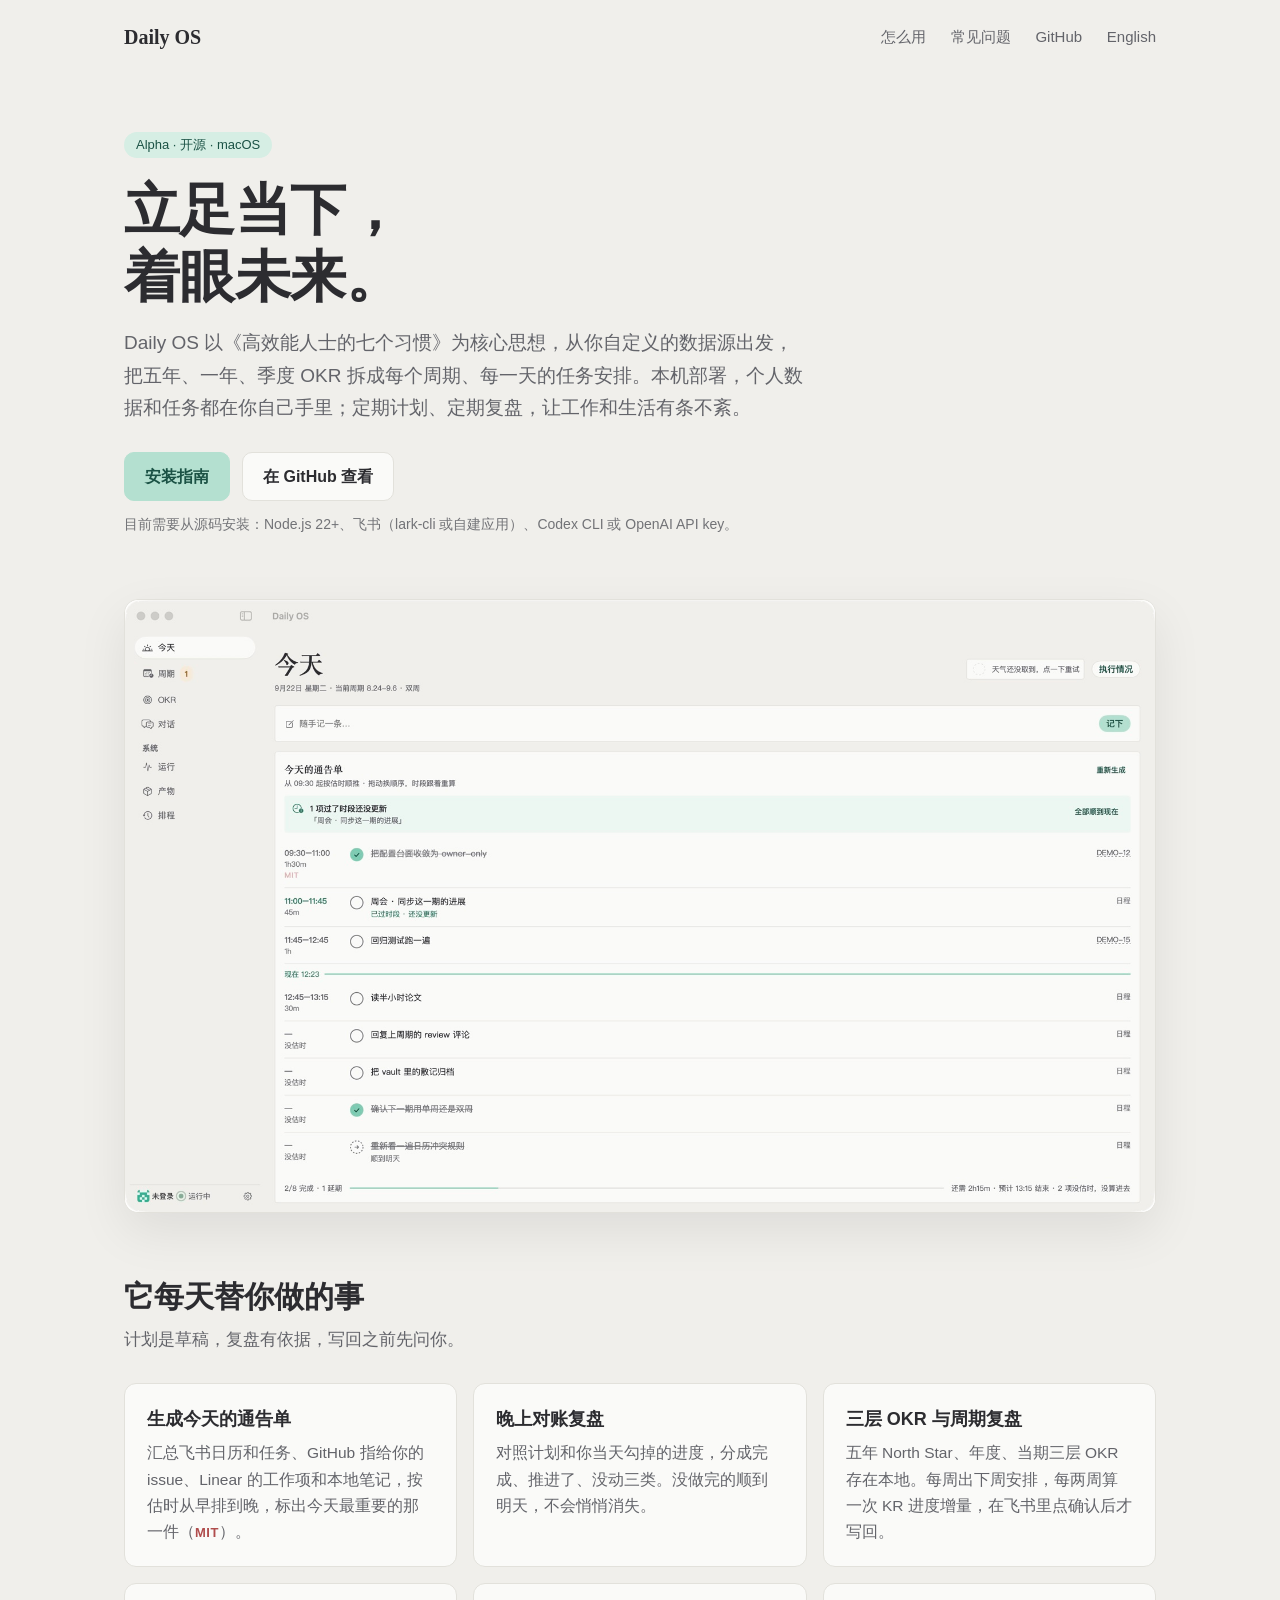
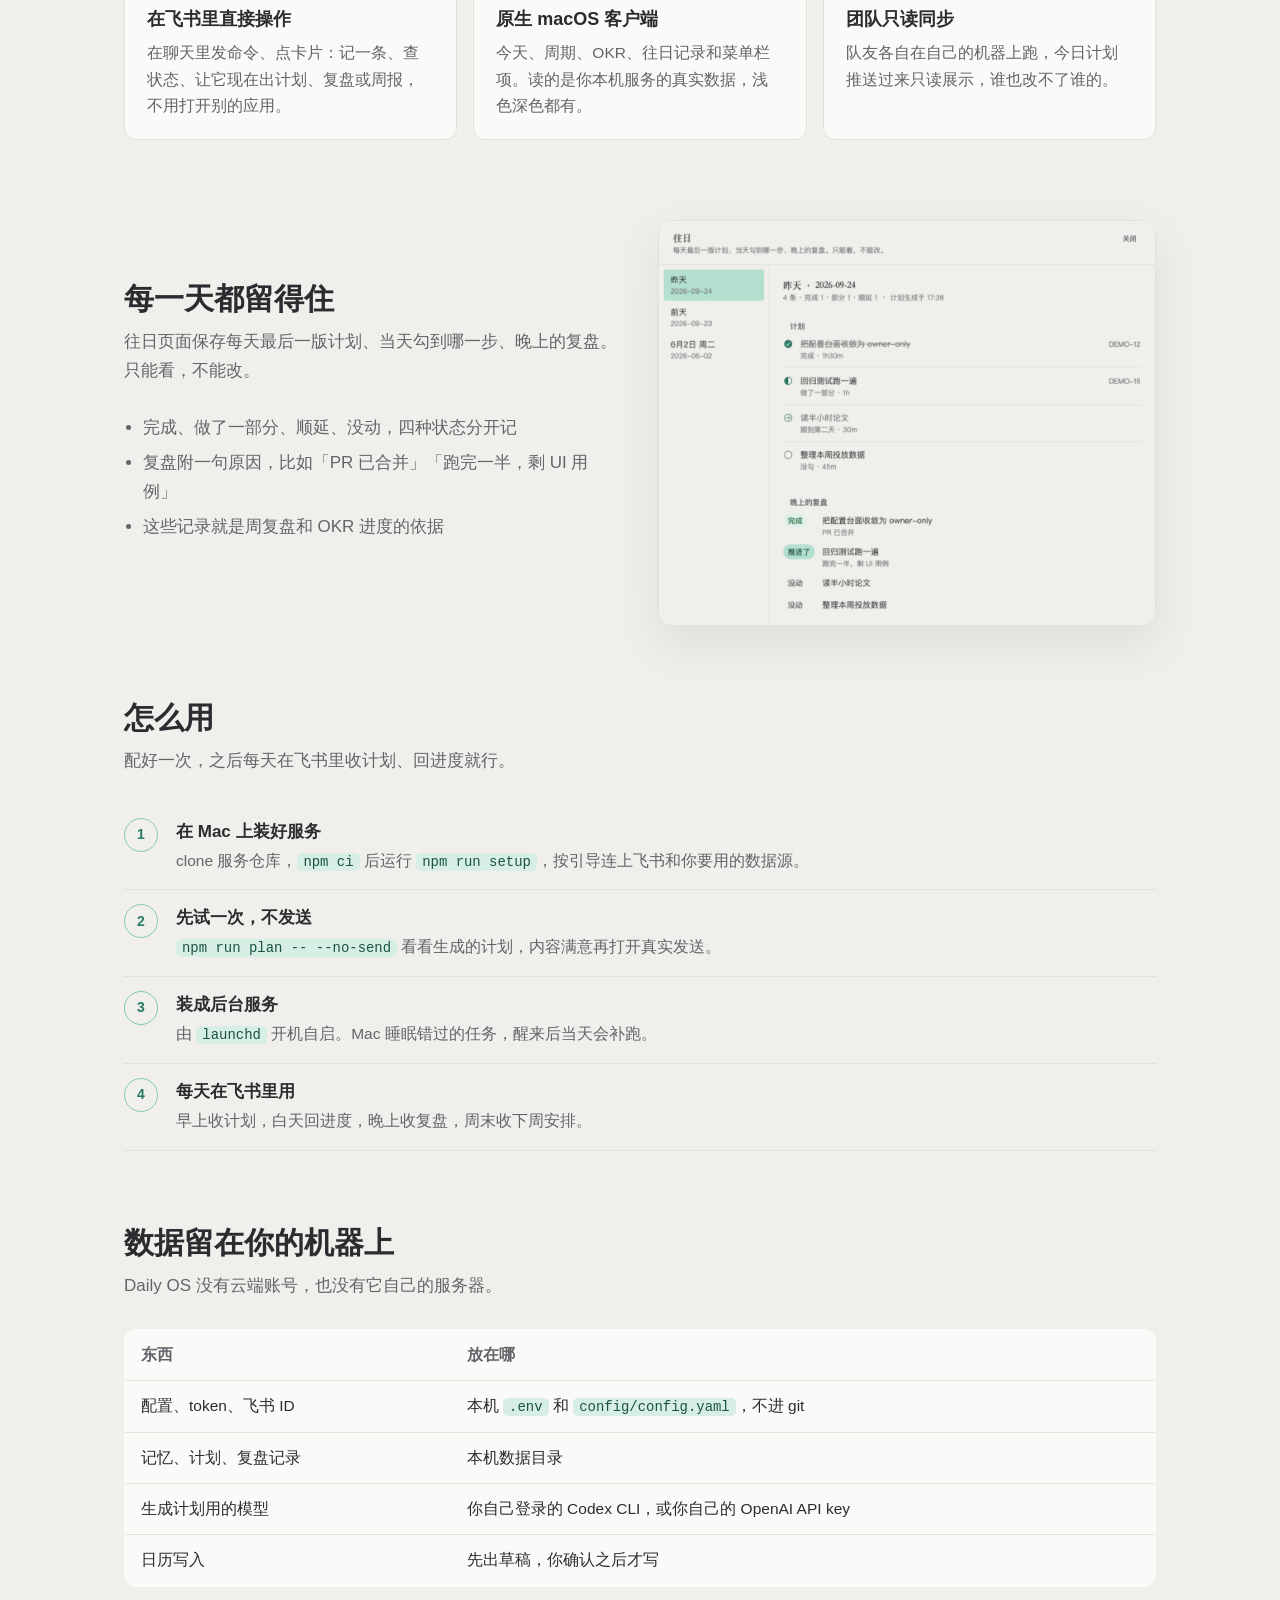
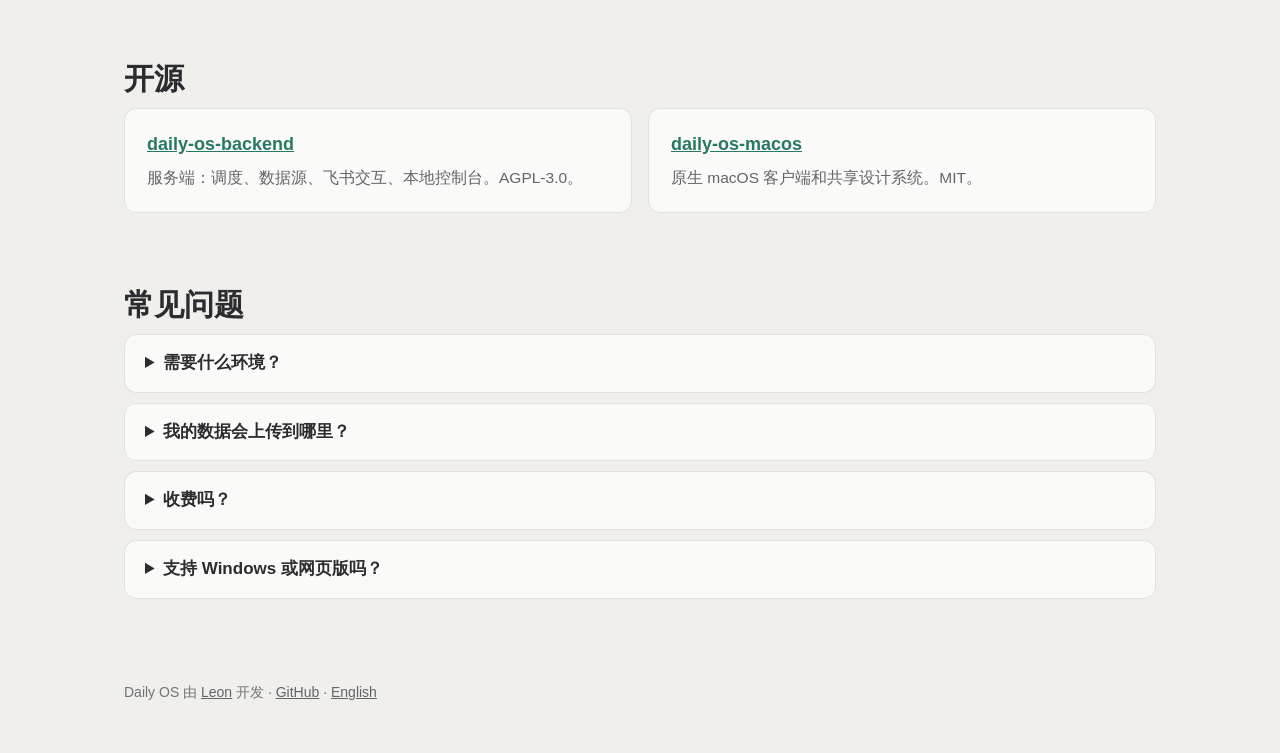
<file: index.html>
<!doctype html>
<html lang="zh-CN">
<head>
<meta charset="utf-8">
<meta name="viewport" content="width=device-width, initial-scale=1">
<title>Daily OS — 从五年 OKR 到每日计划的个人规划 Agent（飞书 · macOS）</title>
<meta name="description" content="Daily OS 是跑在你自己 Mac 上的个人规划 Agent：读飞书日历、任务、GitHub、Linear 和笔记，按《高效能人士的七个习惯》的「要事第一」，把五年、一年、季度 OKR 拆成每个周期、每一天的任务安排，晚上复盘，没做完的顺到明天。数据不出本机，开源。">
<link rel="canonical" href="https://alexli-77.github.io/daily-os/">
<link rel="alternate" hreflang="zh-CN" href="https://alexli-77.github.io/daily-os/">
<link rel="alternate" hreflang="en" href="https://alexli-77.github.io/daily-os/en/">
<link rel="alternate" hreflang="x-default" href="https://alexli-77.github.io/daily-os/">
<link rel="icon" href="assets/favicon.svg" type="image/svg+xml">
<meta name="theme-color" content="#F0EFEB">

<meta property="og:type" content="website">
<meta property="og:site_name" content="Daily OS">
<meta property="og:locale" content="zh_CN">
<meta property="og:locale:alternate" content="en_US">
<meta property="og:title" content="Daily OS — 立足当下，着眼未来">
<meta property="og:description" content="把五年、一年、季度 OKR 拆成每个周期、每一天的安排。要事第一，数据留在本机。开源。">
<meta property="og:url" content="https://alexli-77.github.io/daily-os/">
<meta property="og:image" content="https://alexli-77.github.io/daily-os/assets/og.jpg">
<meta property="og:image:width" content="1200">
<meta property="og:image:height" content="630">
<meta name="twitter:card" content="summary_large_image">

<link rel="stylesheet" href="assets/style.css">

<script type="application/ld+json">
{
  "@context": "https://schema.org",
  "@type": "SoftwareApplication",
  "name": "Daily OS",
  "alternateName": "daily-os",
  "applicationCategory": "ProductivityApplication",
  "operatingSystem": "macOS",
  "description": "本地优先的个人规划 Agent：基于《高效能人士的七个习惯》的「要事第一」，把五年、一年、季度 OKR 拆成周期与每日任务安排，集成飞书、GitHub 与 Linear，运行在用户自己的 Mac 上。",
  "url": "https://alexli-77.github.io/daily-os/",
  "image": "https://alexli-77.github.io/daily-os/assets/og.jpg",
  "screenshot": "https://alexli-77.github.io/daily-os/assets/today-light.jpg",
  "softwareVersion": "0.2.0",
  "isAccessibleForFree": true,
  "offers": { "@type": "Offer", "price": "0", "priceCurrency": "USD" },
  "codeRepository": "https://github.com/alexli-77/daily-os-backend",
  "author": { "@type": "Person", "name": "Yang (Léon) Li", "url": "https://github.com/alexli-77" },
  "inLanguage": ["zh-CN", "en"]
}
</script>
<script type="application/ld+json">
{
  "@context": "https://schema.org",
  "@type": "FAQPage",
  "mainEntity": [
    { "@type": "Question", "name": "Daily OS 需要什么环境？",
      "acceptedAnswer": { "@type": "Answer", "text": "一台 Mac、Node.js 22 以上、本机已登录的 Codex CLI（或一个 OpenAI API key），以及已登录的 lark-cli 或一个飞书自建应用。想在飞书聊天里直接发命令、点卡片，需要自建应用的 App ID 和 App Secret。" } },
    { "@type": "Question", "name": "我的数据会上传到哪里？",
      "acceptedAnswer": { "@type": "Answer", "text": "服务跑在你自己的 Mac 上，配置、记忆和 token 都存在本机被 git 忽略的文件里。生成计划时，相关内容会发给你自己配置的模型（Codex CLI 或 OpenAI API），输出发到你自己的飞书。" } },
    { "@type": "Question", "name": "Daily OS 收费吗？",
      "acceptedAnswer": { "@type": "Answer", "text": "免费。服务端以 AGPL-3.0 开源，macOS 客户端以 MIT 开源。" } },
    { "@type": "Question", "name": "支持 Windows 或网页版吗？",
      "acceptedAnswer": { "@type": "Answer", "text": "目前只支持 macOS。服务自带一个本地浏览器控制台，iOS 客户端在开发中。" } }
  ]
}
</script>
</head>
<body>
<div class="wrap">
  <header class="top">
    <a class="brand" href="./">Daily OS</a>
    <nav>
      <a class="wide" href="#how">怎么用</a>
      <a class="wide" href="#faq">常见问题</a>
      <a href="https://github.com/alexli-77/daily-os-backend">GitHub</a>
      <a href="en/" hreflang="en" lang="en">English</a>
    </nav>
  </header>

  <main>
    <div class="hero">
      <span class="badge">Alpha · 开源 · macOS</span>
      <h1>立足当下，<br>着眼未来。</h1>
      <p class="lede">Daily OS 以《高效能人士的七个习惯》为核心思想，从你自定义的数据源出发，把五年、一年、季度 OKR 拆成每个周期、每一天的任务安排。本机部署，个人数据和任务都在你自己手里；定期计划、定期复盘，让工作和生活有条不紊。</p>
      <div class="cta">
        <a class="btn primary" href="https://github.com/alexli-77/daily-os-backend#快速开始">安装指南</a>
        <a class="btn" href="https://github.com/alexli-77/daily-os-backend">在 GitHub 查看</a>
      </div>
      <p class="note">目前需要从源码安装：Node.js 22+、飞书（lark-cli 或自建应用）、Codex CLI 或 OpenAI API key。</p>
    </div>

    <figure class="shot">
      <img src="assets/today-light.jpg" width="1800" height="1069" alt="Daily OS macOS 客户端的「今天」页面：按估时排好时段的通告单，已完成的划掉，过了时段还没更新的标绿提醒，没做完的顺到明天" fetchpriority="high">
    </figure>

    <section id="what">
      <h2>它每天替你做的事</h2>
      <p class="sub">计划是草稿，复盘有依据，写回之前先问你。</p>
      <div class="grid">
        <div class="card">
          <h3>生成今天的通告单</h3>
          <p>汇总飞书日历和任务、GitHub 指给你的 issue、Linear 的工作项和本地笔记，按估时从早排到晚，标出今天最重要的那一件（<span class="mit">MIT</span>）。</p>
        </div>
        <div class="card">
          <h3>晚上对账复盘</h3>
          <p>对照计划和你当天勾掉的进度，分成完成、推进了、没动三类。没做完的顺到明天，不会悄悄消失。</p>
        </div>
        <div class="card">
          <h3>三层 OKR 与周期复盘</h3>
          <p>五年 North Star、年度、当期三层 OKR 存在本地。每周出下周安排，每两周算一次 KR 进度增量，在飞书里点确认后才写回。</p>
        </div>
        <div class="card">
          <h3>在飞书里直接操作</h3>
          <p>在聊天里发命令、点卡片：记一条、查状态、让它现在出计划、复盘或周报，不用打开别的应用。</p>
        </div>
        <div class="card">
          <h3>原生 macOS 客户端</h3>
          <p>今天、周期、OKR、往日记录和菜单栏项。读的是你本机服务的真实数据，浅色深色都有。</p>
        </div>
        <div class="card">
          <h3>团队只读同步</h3>
          <p>队友各自在自己的机器上跑，今日计划推送过来只读展示，谁也改不了谁的。</p>
        </div>
      </div>
    </section>

    <section id="past">
      <div class="split">
        <div>
          <h2>每一天都留得住</h2>
          <p class="sub">往日页面保存每天最后一版计划、当天勾到哪一步、晚上的复盘。只能看，不能改。</p>
          <ul>
            <li>完成、做了一部分、顺延、没动，四种状态分开记</li>
            <li>复盘附一句原因，比如「PR 已合并」「跑完一半，剩 UI 用例」</li>
            <li>这些记录就是周复盘和 OKR 进度的依据</li>
          </ul>
        </div>
        <figure class="shot">
          <img src="assets/past-days-light.jpg" width="1200" height="976" alt="Daily OS 往日页面：昨天的计划逐条显示完成、部分完成、顺延和没勾，下方是晚上的复盘" loading="lazy">
        </figure>
      </div>
    </section>

    <section id="how">
      <h2>怎么用</h2>
      <p class="sub">配好一次，之后每天在飞书里收计划、回进度就行。</p>
      <ol class="flow">
        <li><b>在 Mac 上装好服务</b><span>clone 服务仓库，<code>npm ci</code> 后运行 <code>npm run setup</code>，按引导连上飞书和你要用的数据源。</span></li>
        <li><b>先试一次，不发送</b><span><code>npm run plan -- --no-send</code> 看看生成的计划，内容满意再打开真实发送。</span></li>
        <li><b>装成后台服务</b><span>由 <code>launchd</code> 开机自启。Mac 睡眠错过的任务，醒来后当天会补跑。</span></li>
        <li><b>每天在飞书里用</b><span>早上收计划，白天回进度，晚上收复盘，周末收下周安排。</span></li>
      </ol>
    </section>

    <section id="privacy">
      <h2>数据留在你的机器上</h2>
      <p class="sub">Daily OS 没有云端账号，也没有它自己的服务器。</p>
      <table>
        <tr><th>东西</th><th>放在哪</th></tr>
        <tr><td>配置、token、飞书 ID</td><td>本机 <code>.env</code> 和 <code>config/config.yaml</code>，不进 git</td></tr>
        <tr><td>记忆、计划、复盘记录</td><td>本机数据目录</td></tr>
        <tr><td>生成计划用的模型</td><td>你自己登录的 Codex CLI，或你自己的 OpenAI API key</td></tr>
        <tr><td>日历写入</td><td>先出草稿，你确认之后才写</td></tr>
      </table>
    </section>

    <section id="open-source">
      <h2>开源</h2>
      <div class="grid">
        <div class="card">
          <h3><a href="https://github.com/alexli-77/daily-os-backend">daily-os-backend</a></h3>
          <p>服务端：调度、数据源、飞书交互、本地控制台。AGPL-3.0。</p>
        </div>
        <div class="card">
          <h3><a href="https://github.com/alexli-77/daily-os-macos">daily-os-macos</a></h3>
          <p>原生 macOS 客户端和共享设计系统。MIT。</p>
        </div>
      </div>
    </section>

    <section id="faq">
      <h2>常见问题</h2>
      <details>
        <summary>需要什么环境？</summary>
        <p>一台 Mac、Node.js 22 以上、本机已登录的 Codex CLI（或一个 OpenAI API key），以及已登录的 lark-cli 或一个飞书自建应用。想在飞书聊天里直接发命令、点卡片，需要自建应用的 App ID 和 App Secret。</p>
      </details>
      <details>
        <summary>我的数据会上传到哪里？</summary>
        <p>服务跑在你自己的 Mac 上，配置、记忆和 token 都存在本机被 git 忽略的文件里。生成计划时，相关内容会发给你自己配置的模型（Codex CLI 或 OpenAI API），输出发到你自己的飞书。</p>
      </details>
      <details>
        <summary>收费吗？</summary>
        <p>免费。服务端以 AGPL-3.0 开源，macOS 客户端以 MIT 开源。</p>
      </details>
      <details>
        <summary>支持 Windows 或网页版吗？</summary>
        <p>目前只支持 macOS。服务自带一个本地浏览器控制台，iOS 客户端在开发中。</p>
      </details>
    </section>
  </main>

  <footer>
    Daily OS 由 <a href="https://github.com/alexli-77">Leon</a> 开发 ·
    <a href="https://github.com/alexli-77/daily-os-backend">GitHub</a> ·
    <a href="en/" hreflang="en" lang="en">English</a>
  </footer>
</div>
</body>
</html>
</file>
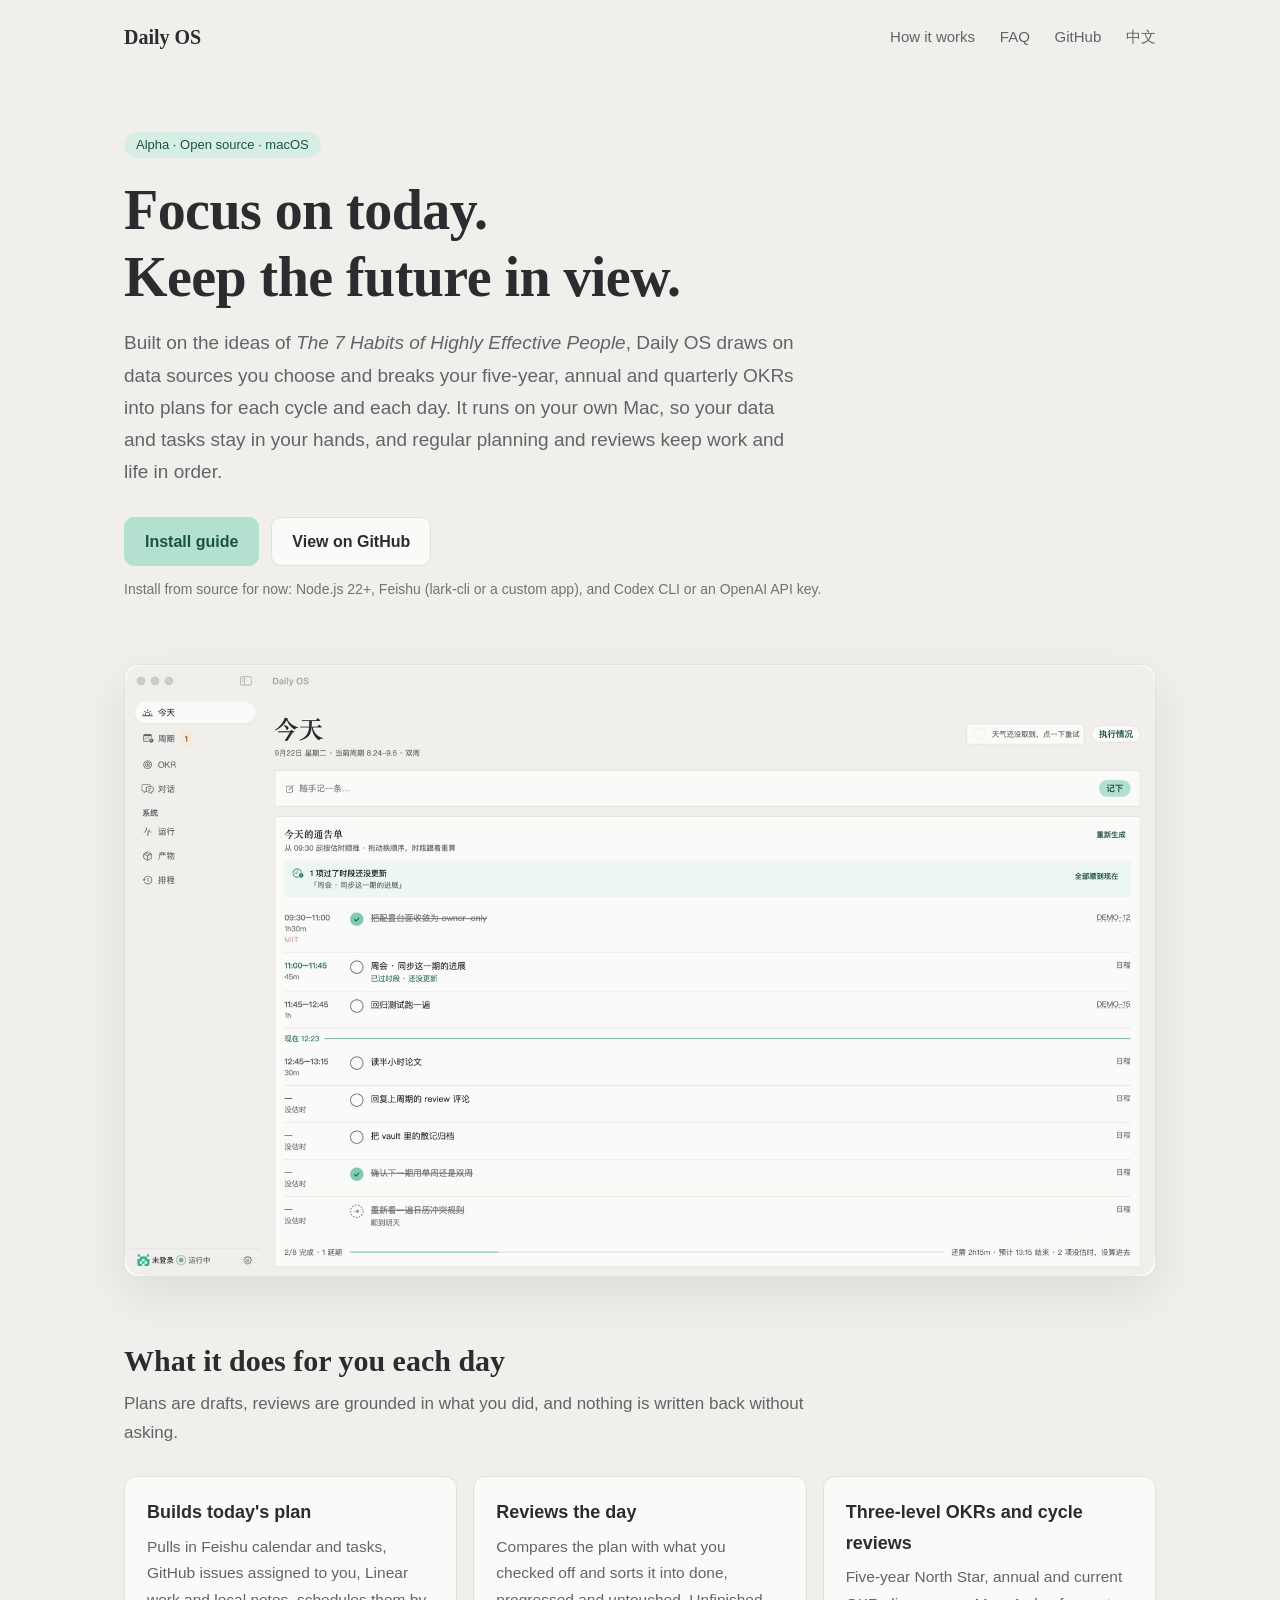
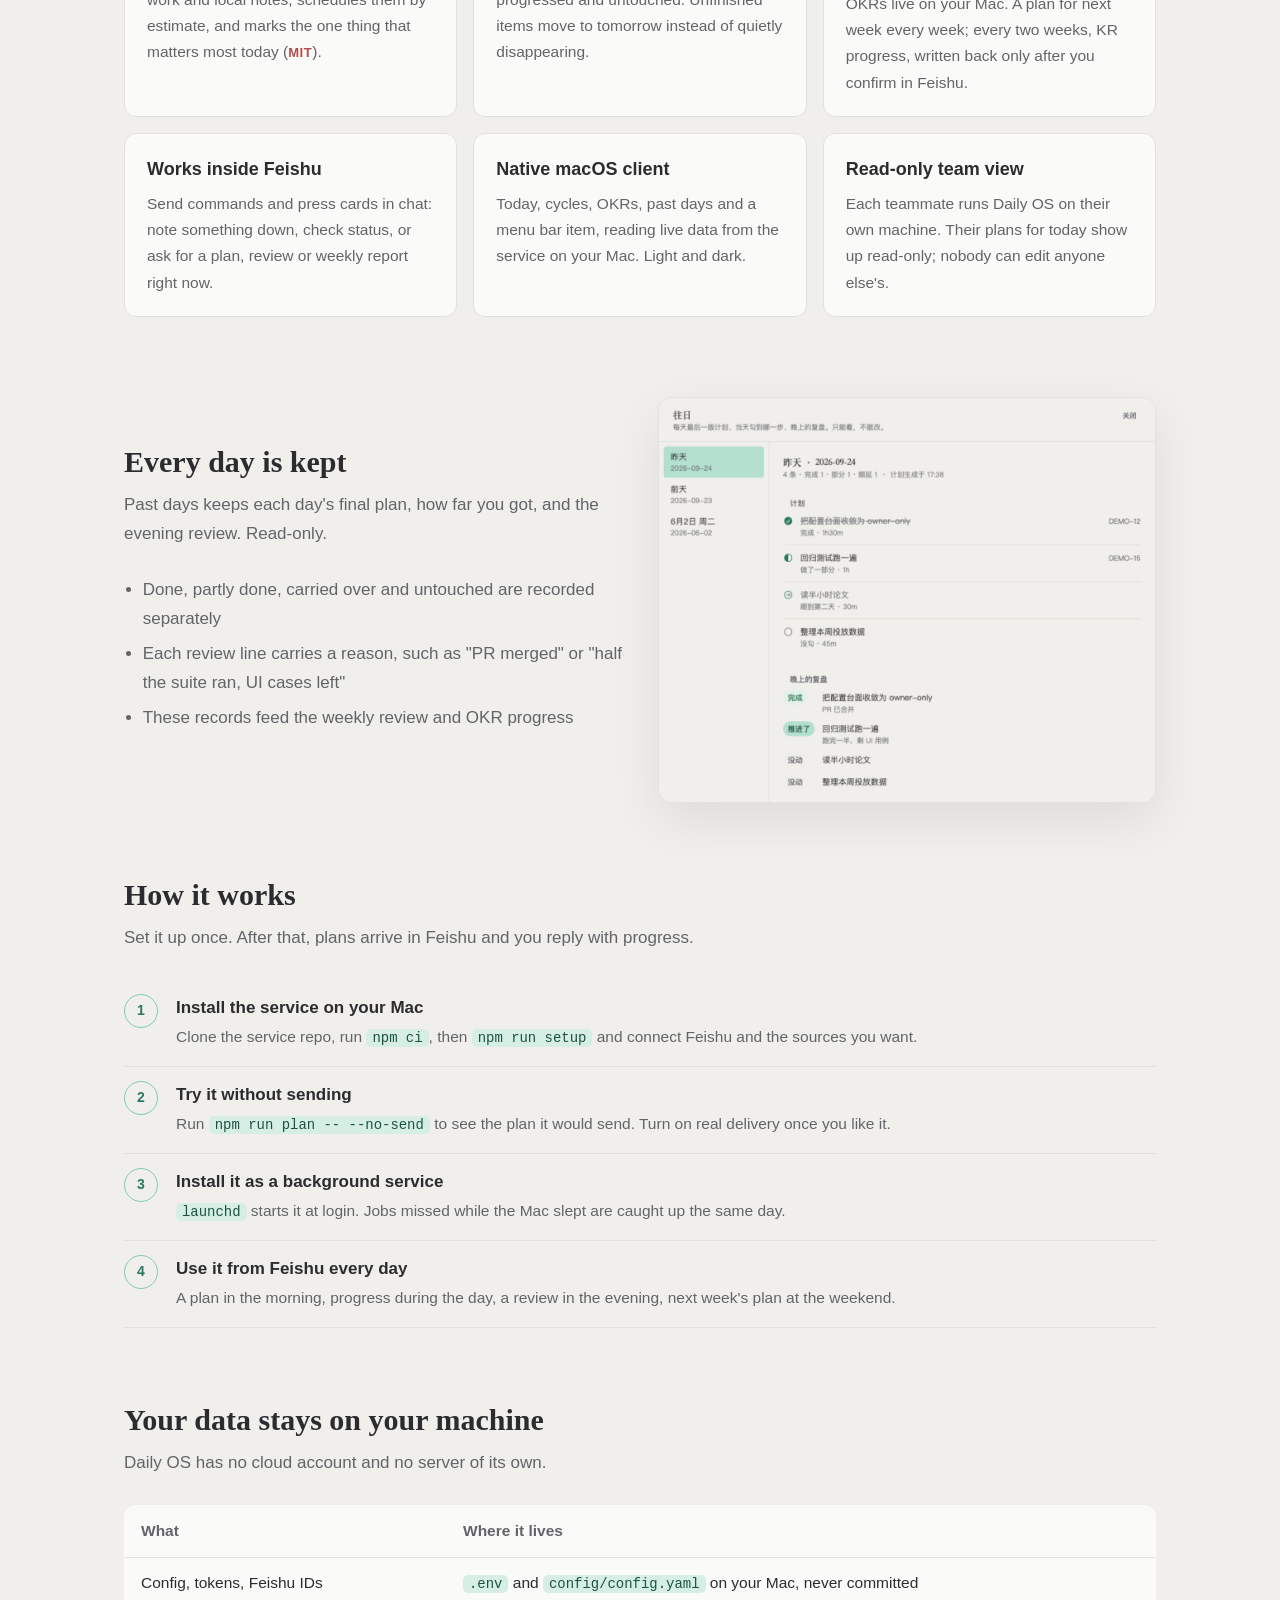
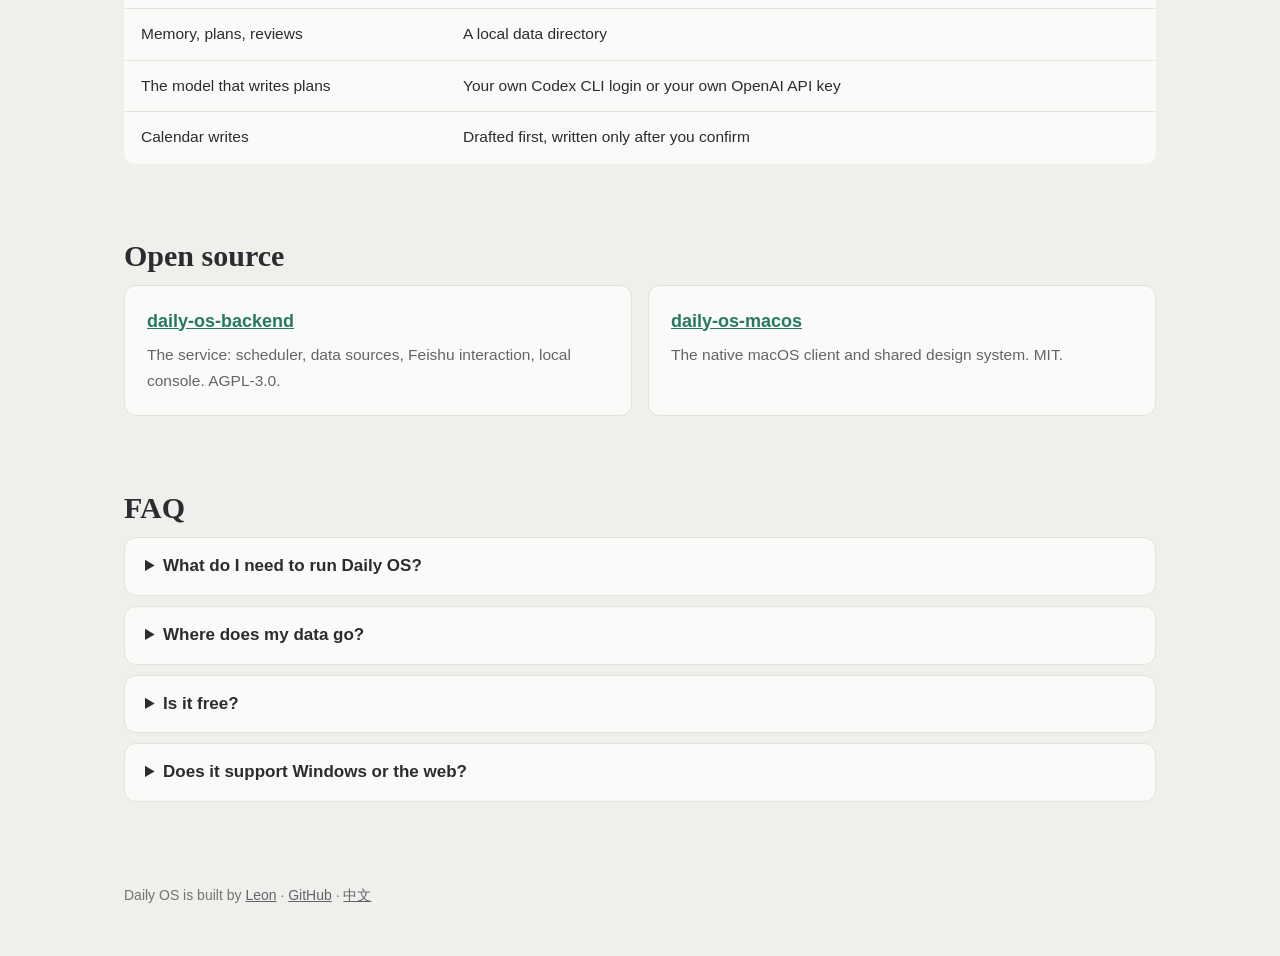
<file: en/index.html>
<!doctype html>
<html lang="en">
<head>
<meta charset="utf-8">
<meta name="viewport" content="width=device-width, initial-scale=1">
<title>Daily OS — a personal planning agent from five-year OKRs to today's plan (macOS)</title>
<meta name="description" content="Daily OS is a personal planning agent that runs on your own Mac. Using Put First Things First from The 7 Habits of Highly Effective People, it breaks five-year, annual and quarterly OKRs into plans for each cycle and each day, drawing on Feishu, GitHub, Linear and your notes, and reviews each evening. Your data stays local. Open source.">
<link rel="canonical" href="https://alexli-77.github.io/daily-os/en/">
<link rel="alternate" hreflang="zh-CN" href="https://alexli-77.github.io/daily-os/">
<link rel="alternate" hreflang="en" href="https://alexli-77.github.io/daily-os/en/">
<link rel="alternate" hreflang="x-default" href="https://alexli-77.github.io/daily-os/">
<link rel="icon" href="../assets/favicon.svg" type="image/svg+xml">
<meta name="theme-color" content="#F0EFEB">

<meta property="og:type" content="website">
<meta property="og:site_name" content="Daily OS">
<meta property="og:locale" content="en_US">
<meta property="og:locale:alternate" content="zh_CN">
<meta property="og:title" content="Daily OS — Focus on today. Keep the future in view.">
<meta property="og:description" content="Break five-year, annual and quarterly OKRs into plans for each cycle and each day. First things first; your data stays on your machine. Open source.">
<meta property="og:url" content="https://alexli-77.github.io/daily-os/en/">
<meta property="og:image" content="https://alexli-77.github.io/daily-os/assets/og.jpg">
<meta property="og:image:width" content="1200">
<meta property="og:image:height" content="630">
<meta name="twitter:card" content="summary_large_image">

<link rel="stylesheet" href="../assets/style.css">

<script type="application/ld+json">
{
  "@context": "https://schema.org",
  "@type": "SoftwareApplication",
  "name": "Daily OS",
  "alternateName": "daily-os",
  "applicationCategory": "ProductivityApplication",
  "operatingSystem": "macOS",
  "description": "A local-first personal planning agent that applies Put First Things First from The 7 Habits of Highly Effective People to break five-year, annual and quarterly OKRs into cycle and daily plans. Integrates Feishu, GitHub and Linear and runs on the user's own Mac.",
  "url": "https://alexli-77.github.io/daily-os/en/",
  "image": "https://alexli-77.github.io/daily-os/assets/og.jpg",
  "screenshot": "https://alexli-77.github.io/daily-os/assets/today-light.jpg",
  "softwareVersion": "0.2.0",
  "isAccessibleForFree": true,
  "offers": { "@type": "Offer", "price": "0", "priceCurrency": "USD" },
  "codeRepository": "https://github.com/alexli-77/daily-os-backend",
  "author": { "@type": "Person", "name": "Yang (Léon) Li", "url": "https://github.com/alexli-77" },
  "inLanguage": ["en", "zh-CN"]
}
</script>
<script type="application/ld+json">
{
  "@context": "https://schema.org",
  "@type": "FAQPage",
  "mainEntity": [
    { "@type": "Question", "name": "What do I need to run Daily OS?",
      "acceptedAnswer": { "@type": "Answer", "text": "A Mac, Node.js 22 or later, a logged-in Codex CLI (or an OpenAI API key), and either a logged-in lark-cli or a Feishu custom app. Sending commands and pressing cards inside Feishu chat needs the custom app's App ID and App Secret." } },
    { "@type": "Question", "name": "Where does my data go?",
      "acceptedAnswer": { "@type": "Answer", "text": "The service runs on your own Mac. Config, memory and tokens live in git-ignored files on your machine. When it builds a plan, the relevant content goes to the model you configured (Codex CLI or OpenAI API), and the output goes to your own Feishu." } },
    { "@type": "Question", "name": "Is Daily OS free?",
      "acceptedAnswer": { "@type": "Answer", "text": "Yes. The service is open source under AGPL-3.0 and the macOS client under MIT." } },
    { "@type": "Question", "name": "Does it support Windows or the web?",
      "acceptedAnswer": { "@type": "Answer", "text": "macOS only for now. The service ships a local browser console, and an iOS client is in development." } }
  ]
}
</script>
</head>
<body>
<div class="wrap">
  <header class="top">
    <a class="brand" href="./">Daily OS</a>
    <nav>
      <a class="wide" href="#how">How it works</a>
      <a class="wide" href="#faq">FAQ</a>
      <a href="https://github.com/alexli-77/daily-os-backend">GitHub</a>
      <a href="../" hreflang="zh-CN" lang="zh-CN">中文</a>
    </nav>
  </header>

  <main>
    <div class="hero">
      <span class="badge">Alpha · Open source · macOS</span>
      <h1>Focus on today.<br>Keep the future in view.</h1>
      <p class="lede">Built on the ideas of <cite>The 7 Habits of Highly Effective People</cite>, Daily OS draws on data sources you choose and breaks your five-year, annual and quarterly OKRs into plans for each cycle and each day. It runs on your own Mac, so your data and tasks stay in your hands, and regular planning and reviews keep work and life in order.</p>
      <div class="cta">
        <a class="btn primary" href="https://github.com/alexli-77/daily-os-backend#quick-start">Install guide</a>
        <a class="btn" href="https://github.com/alexli-77/daily-os-backend">View on GitHub</a>
      </div>
      <p class="note">Install from source for now: Node.js 22+, Feishu (lark-cli or a custom app), and Codex CLI or an OpenAI API key.</p>
    </div>

    <figure class="shot">
      <img src="../assets/today-light.jpg" width="1800" height="1069" alt="The Today screen of the Daily OS macOS client: a time-blocked plan with finished items struck through, overdue blocks flagged, and unfinished items carried to tomorrow" fetchpriority="high">
    </figure>

    <section id="what">
      <h2>What it does for you each day</h2>
      <p class="sub">Plans are drafts, reviews are grounded in what you did, and nothing is written back without asking.</p>
      <div class="grid">
        <div class="card">
          <h3>Builds today's plan</h3>
          <p>Pulls in Feishu calendar and tasks, GitHub issues assigned to you, Linear work and local notes, schedules them by estimate, and marks the one thing that matters most today (<span class="mit">MIT</span>).</p>
        </div>
        <div class="card">
          <h3>Reviews the day</h3>
          <p>Compares the plan with what you checked off and sorts it into done, progressed and untouched. Unfinished items move to tomorrow instead of quietly disappearing.</p>
        </div>
        <div class="card">
          <h3>Three-level OKRs and cycle reviews</h3>
          <p>Five-year North Star, annual and current OKRs live on your Mac. A plan for next week every week; every two weeks, KR progress, written back only after you confirm in Feishu.</p>
        </div>
        <div class="card">
          <h3>Works inside Feishu</h3>
          <p>Send commands and press cards in chat: note something down, check status, or ask for a plan, review or weekly report right now.</p>
        </div>
        <div class="card">
          <h3>Native macOS client</h3>
          <p>Today, cycles, OKRs, past days and a menu bar item, reading live data from the service on your Mac. Light and dark.</p>
        </div>
        <div class="card">
          <h3>Read-only team view</h3>
          <p>Each teammate runs Daily OS on their own machine. Their plans for today show up read-only; nobody can edit anyone else's.</p>
        </div>
      </div>
    </section>

    <section id="past">
      <div class="split">
        <div>
          <h2>Every day is kept</h2>
          <p class="sub">Past days keeps each day's final plan, how far you got, and the evening review. Read-only.</p>
          <ul>
            <li>Done, partly done, carried over and untouched are recorded separately</li>
            <li>Each review line carries a reason, such as "PR merged" or "half the suite ran, UI cases left"</li>
            <li>These records feed the weekly review and OKR progress</li>
          </ul>
        </div>
        <figure class="shot">
          <img src="../assets/past-days-light.jpg" width="1200" height="976" alt="The Past days screen of Daily OS: yesterday's plan with each item marked done, partly done, carried over or unchecked, followed by the evening review" loading="lazy">
        </figure>
      </div>
    </section>

    <section id="how">
      <h2>How it works</h2>
      <p class="sub">Set it up once. After that, plans arrive in Feishu and you reply with progress.</p>
      <ol class="flow">
        <li><b>Install the service on your Mac</b><span>Clone the service repo, run <code>npm ci</code>, then <code>npm run setup</code> and connect Feishu and the sources you want.</span></li>
        <li><b>Try it without sending</b><span>Run <code>npm run plan -- --no-send</code> to see the plan it would send. Turn on real delivery once you like it.</span></li>
        <li><b>Install it as a background service</b><span><code>launchd</code> starts it at login. Jobs missed while the Mac slept are caught up the same day.</span></li>
        <li><b>Use it from Feishu every day</b><span>A plan in the morning, progress during the day, a review in the evening, next week's plan at the weekend.</span></li>
      </ol>
    </section>

    <section id="privacy">
      <h2>Your data stays on your machine</h2>
      <p class="sub">Daily OS has no cloud account and no server of its own.</p>
      <table>
        <tr><th>What</th><th>Where it lives</th></tr>
        <tr><td>Config, tokens, Feishu IDs</td><td><code>.env</code> and <code>config/config.yaml</code> on your Mac, never committed</td></tr>
        <tr><td>Memory, plans, reviews</td><td>A local data directory</td></tr>
        <tr><td>The model that writes plans</td><td>Your own Codex CLI login or your own OpenAI API key</td></tr>
        <tr><td>Calendar writes</td><td>Drafted first, written only after you confirm</td></tr>
      </table>
    </section>

    <section id="open-source">
      <h2>Open source</h2>
      <div class="grid">
        <div class="card">
          <h3><a href="https://github.com/alexli-77/daily-os-backend">daily-os-backend</a></h3>
          <p>The service: scheduler, data sources, Feishu interaction, local console. AGPL-3.0.</p>
        </div>
        <div class="card">
          <h3><a href="https://github.com/alexli-77/daily-os-macos">daily-os-macos</a></h3>
          <p>The native macOS client and shared design system. MIT.</p>
        </div>
      </div>
    </section>

    <section id="faq">
      <h2>FAQ</h2>
      <details>
        <summary>What do I need to run Daily OS?</summary>
        <p>A Mac, Node.js 22 or later, a logged-in Codex CLI (or an OpenAI API key), and either a logged-in lark-cli or a Feishu custom app. Sending commands and pressing cards inside Feishu chat needs the custom app's App ID and App Secret.</p>
      </details>
      <details>
        <summary>Where does my data go?</summary>
        <p>The service runs on your own Mac. Config, memory and tokens live in git-ignored files on your machine. When it builds a plan, the relevant content goes to the model you configured (Codex CLI or OpenAI API), and the output goes to your own Feishu.</p>
      </details>
      <details>
        <summary>Is it free?</summary>
        <p>Yes. The service is open source under AGPL-3.0 and the macOS client under MIT.</p>
      </details>
      <details>
        <summary>Does it support Windows or the web?</summary>
        <p>macOS only for now. The service ships a local browser console, and an iOS client is in development.</p>
      </details>
    </section>
  </main>

  <footer>
    Daily OS is built by <a href="https://github.com/alexli-77">Leon</a> ·
    <a href="https://github.com/alexli-77/daily-os-backend">GitHub</a> ·
    <a href="../" hreflang="zh-CN" lang="zh-CN">中文</a>
  </footer>
</div>
</body>
</html>
</file>
<file: assets/style.css>
/* Tokens follow daily-os-macos/DESIGN.md so the page looks like the app. */
:root {
  --paper: #F0EFEB;
  --page: #FAFAF8;
  --rule: #E2E1DB;
  --ink: #2C2C30;
  --ink2: #63646A;
  --ink3: #727377;
  --mint100: #D6EEE4;
  --mint200: #B4E0D0;
  --mint400: #7FCCB3;
  --mint600: #287963;
  --mint800: #1B5245;
  --q1: #B04D4D;
  --serif: "Songti SC", "Noto Serif SC", "Source Han Serif SC", Georgia, serif;
  --sans: -apple-system, BlinkMacSystemFont, "PingFang SC", "Hiragino Sans GB", "Microsoft YaHei", "Helvetica Neue", Arial, sans-serif;
}
@media (prefers-color-scheme: dark) {
  :root {
    --paper: #17191A;
    --page: #1F2223;
    --rule: #2F3335;
    --ink: #E8EAEA;
    --ink2: #AEB2B4;
    --ink3: #83898C;
    --mint100: #22352F;
    --mint200: #2B4A40;
    --mint400: #4CA48A;
    --mint600: #86D2BC;
    --mint800: #C9EEE1;
    --q1: #E98383;
  }
}

* { box-sizing: border-box; }
html { -webkit-text-size-adjust: 100%; }
body {
  margin: 0;
  background: var(--paper);
  color: var(--ink);
  font: 17px/1.7 var(--sans);
}
a { color: var(--mint600); }
a:hover { color: var(--mint800); }
img { max-width: 100%; height: auto; display: block; }

.wrap { max-width: 1080px; margin: 0 auto; padding: 0 24px; }

header.top {
  display: flex; align-items: center; justify-content: space-between;
  padding: 20px 0;
}
.brand { font-family: var(--serif); font-size: 20px; font-weight: 700; color: var(--ink); text-decoration: none; }
.brand { white-space: nowrap; }
@media (max-width: 560px) { .top nav a.wide { display: none; } }
.top nav a { color: var(--ink2); text-decoration: none; margin-left: 20px; font-size: 15px; }
.top nav a:hover { color: var(--ink); }

.hero { padding: 56px 0 40px; }
.badge {
  display: inline-block; font-size: 13px; color: var(--mint800);
  background: var(--mint100); border-radius: 999px; padding: 2px 12px;
}
h1 {
  font-family: var(--serif); font-weight: 700;
  font-size: clamp(34px, 5.4vw, 56px); line-height: 1.2;
  margin: 18px 0 16px; letter-spacing: -0.01em;
}
.lede { font-size: 19px; color: var(--ink2); max-width: 680px; margin: 0 0 28px; }
.cta { display: flex; flex-wrap: wrap; gap: 12px; }
.btn {
  display: inline-block; padding: 10px 20px; border-radius: 10px;
  font-weight: 600; font-size: 16px; text-decoration: none;
  border: 1px solid var(--rule); color: var(--ink); background: var(--page);
}
.btn.primary { background: var(--mint200); border-color: var(--mint200); color: var(--mint800); }
.btn:hover { border-color: var(--mint400); color: var(--ink); }
.note { font-size: 14px; color: var(--ink3); margin-top: 12px; }

.shot {
  margin: 8px 0 0; border: 1px solid var(--rule); border-radius: 14px;
  overflow: hidden; background: var(--page);
  box-shadow: 0 18px 50px rgba(0, 0, 0, 0.08);
}

section { padding: 64px 0 8px; }
h2 { font-family: var(--serif); font-size: 30px; line-height: 1.3; margin: 0 0 10px; }
.sub { color: var(--ink2); margin: 0 0 28px; max-width: 680px; }

.grid { display: grid; grid-template-columns: repeat(auto-fit, minmax(280px, 1fr)); gap: 16px; }
.card {
  background: var(--page); border: 1px solid var(--rule); border-radius: 12px;
  padding: 20px 22px;
}
.card h3 { font-size: 18px; margin: 0 0 6px; }
.card p { margin: 0; color: var(--ink2); font-size: 15.5px; }
.card .mit { color: var(--q1); font-size: 13px; font-weight: 600; letter-spacing: 0.04em; }

.split { display: grid; grid-template-columns: 1fr 1fr; gap: 36px; align-items: center; }
@media (max-width: 820px) { .split { grid-template-columns: 1fr; } }
.split ul { padding-left: 1.1em; color: var(--ink2); }
.split li { margin: 6px 0; }

.flow { counter-reset: step; list-style: none; padding: 0; margin: 0; }
.flow li {
  counter-increment: step; position: relative; padding: 14px 0 14px 52px;
  border-bottom: 1px solid var(--rule);
}
.flow li::before {
  content: counter(step); position: absolute; left: 0; top: 14px;
  width: 32px; height: 32px; border-radius: 50%;
  border: 1.5px solid var(--mint400); color: var(--mint600);
  display: grid; place-items: center; font-size: 14px; font-weight: 600;
}
.flow b { display: block; }
.flow span { color: var(--ink2); font-size: 15.5px; }

table { width: 100%; border-collapse: collapse; background: var(--page); border: 1px solid var(--rule); border-radius: 12px; overflow: hidden; }
th, td { text-align: left; padding: 12px 16px; border-bottom: 1px solid var(--rule); font-size: 15.5px; vertical-align: top; }
th { color: var(--ink2); font-weight: 600; }
tr:last-child td { border-bottom: 0; }

details { background: var(--page); border: 1px solid var(--rule); border-radius: 12px; padding: 14px 20px; margin-bottom: 10px; }
summary { cursor: pointer; font-weight: 600; }
details p { color: var(--ink2); margin: 10px 0 0; }

footer { padding: 64px 0 48px; color: var(--ink3); font-size: 14px; }
footer a { color: var(--ink2); }

code { font-family: ui-monospace, SFMono-Regular, Menlo, monospace; font-size: 0.9em; background: var(--mint100); color: var(--mint800); padding: 1px 6px; border-radius: 5px; }
</file>
